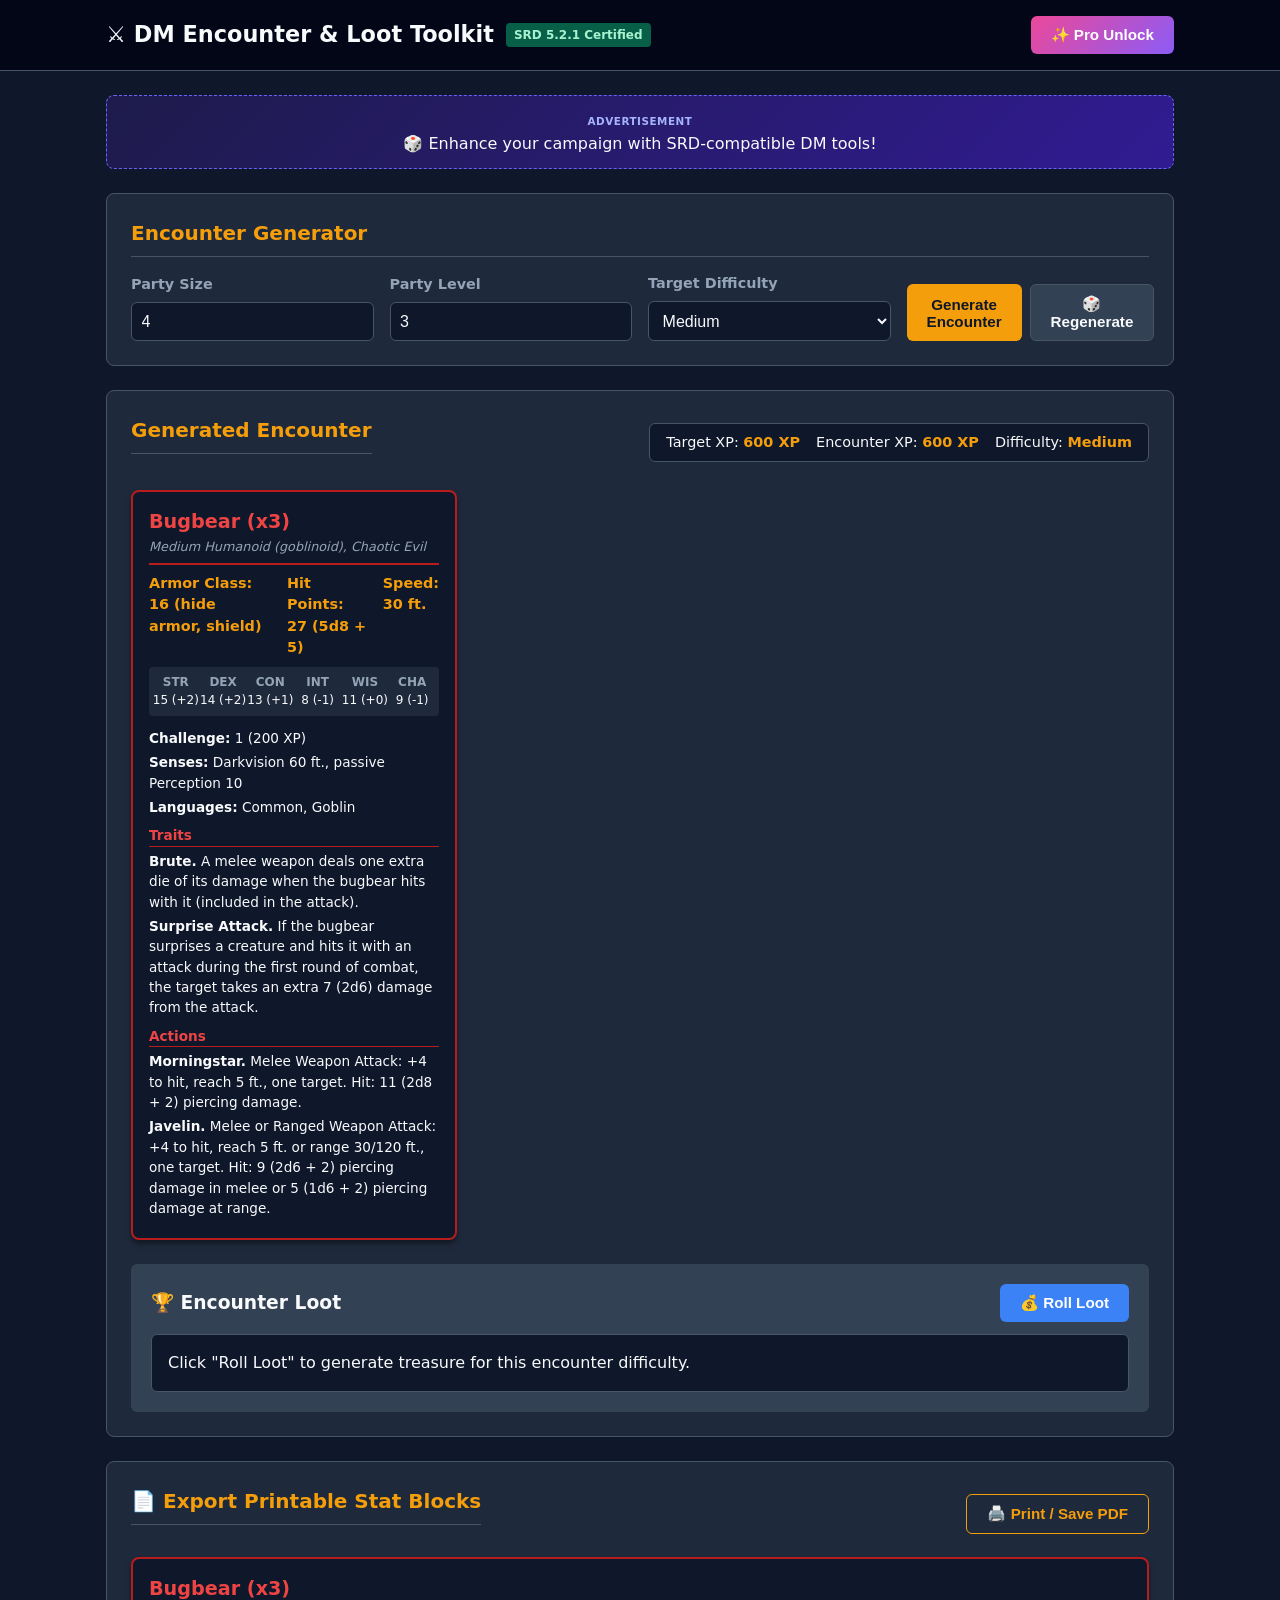
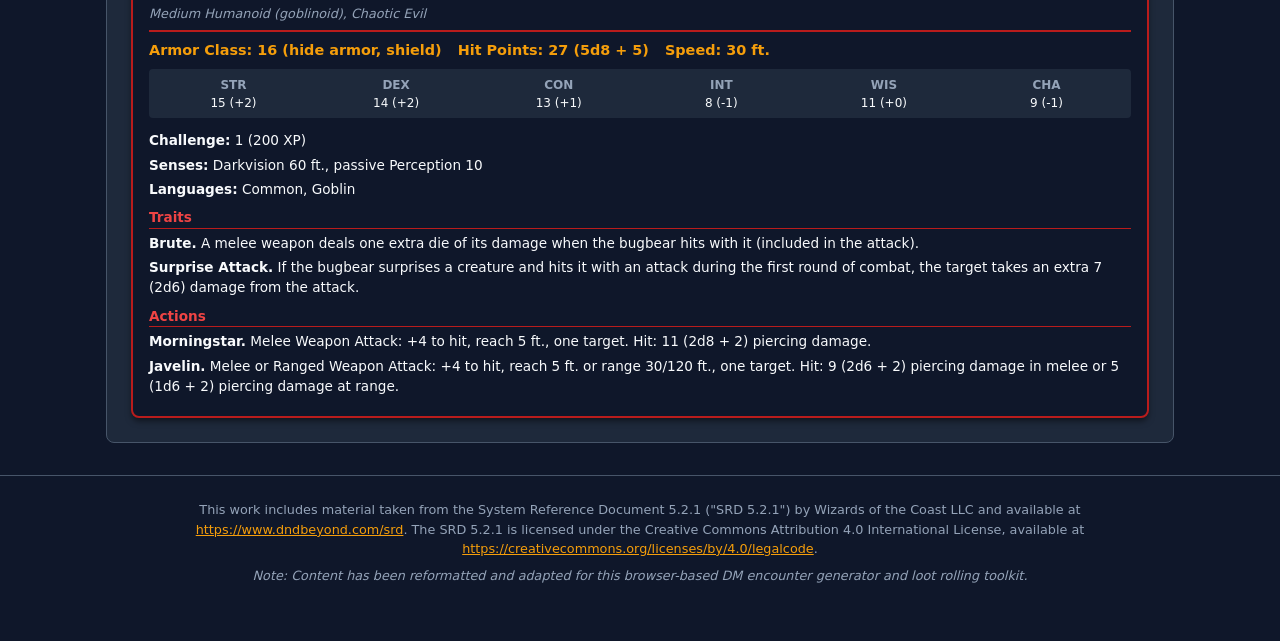
<file: index.html>
<!DOCTYPE html>
<html lang="en">
<head>
  <meta charset="UTF-8">
  <meta name="viewport" content="width=device-width, initial-scale=1.0">
  <title>DM Encounter & Loot Toolkit (D&D 5e SRD 5.2.1)</title>
  <link rel="stylesheet" href="styles.css">
</head>
<body>
  <header class="app-header">
    <div class="container header-container">
      <div class="brand">
        <h1>⚔️ DM Encounter & Loot Toolkit</h1>
        <span class="badge-srd">SRD 5.2.1 Certified</span>
      </div>
      <button id="pro-modal-btn" class="btn btn-pro">✨ Pro Unlock</button>
    </div>
  </header>

  <main class="container main-content">
    <!-- Ad Banner Placeholder -->
    <div class="ad-banner" id="ad-banner">
      <span class="ad-label">ADVERTISEMENT</span>
      <p>🎲 Enhance your campaign with SRD-compatible DM tools!</p>
    </div>

    <!-- Generator Control Panel -->
    <section class="card control-panel">
      <h2>Encounter Generator</h2>
      <div class="form-grid">
        <div class="form-group">
          <label for="party-size">Party Size</label>
          <input type="number" id="party-size" min="1" max="10" value="4">
          <small id="pro-party-note" class="pro-note hidden">⭐ Pro Active: Unlocked party sizes up to 20!</small>
        </div>

        <div class="form-group">
          <label for="party-level">Party Level</label>
          <input type="number" id="party-level" min="1" max="20" value="3">
        </div>

        <div class="form-group">
          <label for="difficulty">Target Difficulty</label>
          <select id="difficulty">
            <option value="easy">Easy</option>
            <option value="medium" selected>Medium</option>
            <option value="hard">Hard</option>
            <option value="deadly">Deadly</option>
          </select>
        </div>

        <div class="form-group btn-group">
          <button id="generate-btn" class="btn btn-primary">Generate Encounter</button>
          <button id="regenerate-btn" class="btn btn-secondary">🎲 Regenerate</button>
        </div>
      </div>
    </section>

    <!-- Encounter Results Section -->
    <section class="card results-panel" id="encounter-results">
      <div class="results-header">
        <h2>Generated Encounter</h2>
        <div class="encounter-summary" id="encounter-summary">
          <!-- Dynamically populated -->
        </div>
      </div>

      <div class="monster-grid" id="monster-grid">
        <!-- Monster Stat Cards Populated Here -->
      </div>

      <!-- Loot Generator Section -->
      <div class="loot-section card-sub" id="loot-section">
        <div class="loot-header">
          <h3>🏆 Encounter Loot</h3>
          <button id="roll-loot-btn" class="btn btn-accent">💰 Roll Loot</button>
        </div>
        <div id="loot-output" class="loot-output">
          <p class="placeholder-text">Click "Roll Loot" to generate treasure for this encounter difficulty.</p>
        </div>
      </div>
    </section>

    <!-- Stat Block Print Preview Section -->
    <section class="card print-panel" id="print-section">
      <div class="print-header">
        <h2>📄 Export Printable Stat Blocks</h2>
        <button id="print-btn" class="btn btn-outline">🖨️ Print / Save PDF</button>
      </div>
      <div id="print-cards-container" class="print-cards-container">
        <!-- Printable Cards Rendered Here -->
      </div>
    </section>
  </main>

  <!-- Pro Unlock Modal -->
  <div id="pro-modal" class="modal-overlay hidden">
    <div class="modal">
      <div class="modal-header">
        <h3>✨ Unlock DM Toolkit Pro</h3>
        <button id="close-modal-btn" class="close-btn">&times;</button>
      </div>
      <div class="modal-body">
        <p>Unlock advanced DM features using a soft client-side license key (e.g. <code>DM-TOOLKIT-PRO-2025</code> or <code>DM-HERO-PRO</code>):</p>
        <ul>
          <li>Extended Party Size (up to 20 players)</li>
          <li>Custom Loot Presets</li>
          <li>Ad-free workspace toggle</li>
        </ul>
        <div class="form-group">
          <label for="license-key">License Key</label>
          <input type="text" id="license-key" placeholder="Enter license key...">
        </div>
        <div id="pro-status-msg" class="status-msg"></div>
      </div>
      <div class="modal-footer">
        <button id="activate-pro-btn" class="btn btn-primary">Activate Key</button>
      </div>
    </div>
  </div>

  <!-- CC-BY-4.0 Attribution Footer -->
  <footer class="app-footer">
    <div class="container footer-content">
      <p>
        This work includes material taken from the System Reference Document 5.2.1 ("SRD 5.2.1") by Wizards of the Coast LLC and available at
        <a href="https://www.dndbeyond.com/srd" target="_blank" rel="noopener">https://www.dndbeyond.com/srd</a>.
        The SRD 5.2.1 is licensed under the Creative Commons Attribution 4.0 International License, available at
        <a href="https://creativecommons.org/licenses/by/4.0/legalcode" target="_blank" rel="noopener">https://creativecommons.org/licenses/by/4.0/legalcode</a>.
      </p>
      <p class="adaptation-note">
        Note: Content has been reformatted and adapted for this browser-based DM encounter generator and loot rolling toolkit.
      </p>
    </div>
  </footer>

  <script src="srd_data.js"></script>
  <script src="app.js"></script>
</body>
</html>
</file>
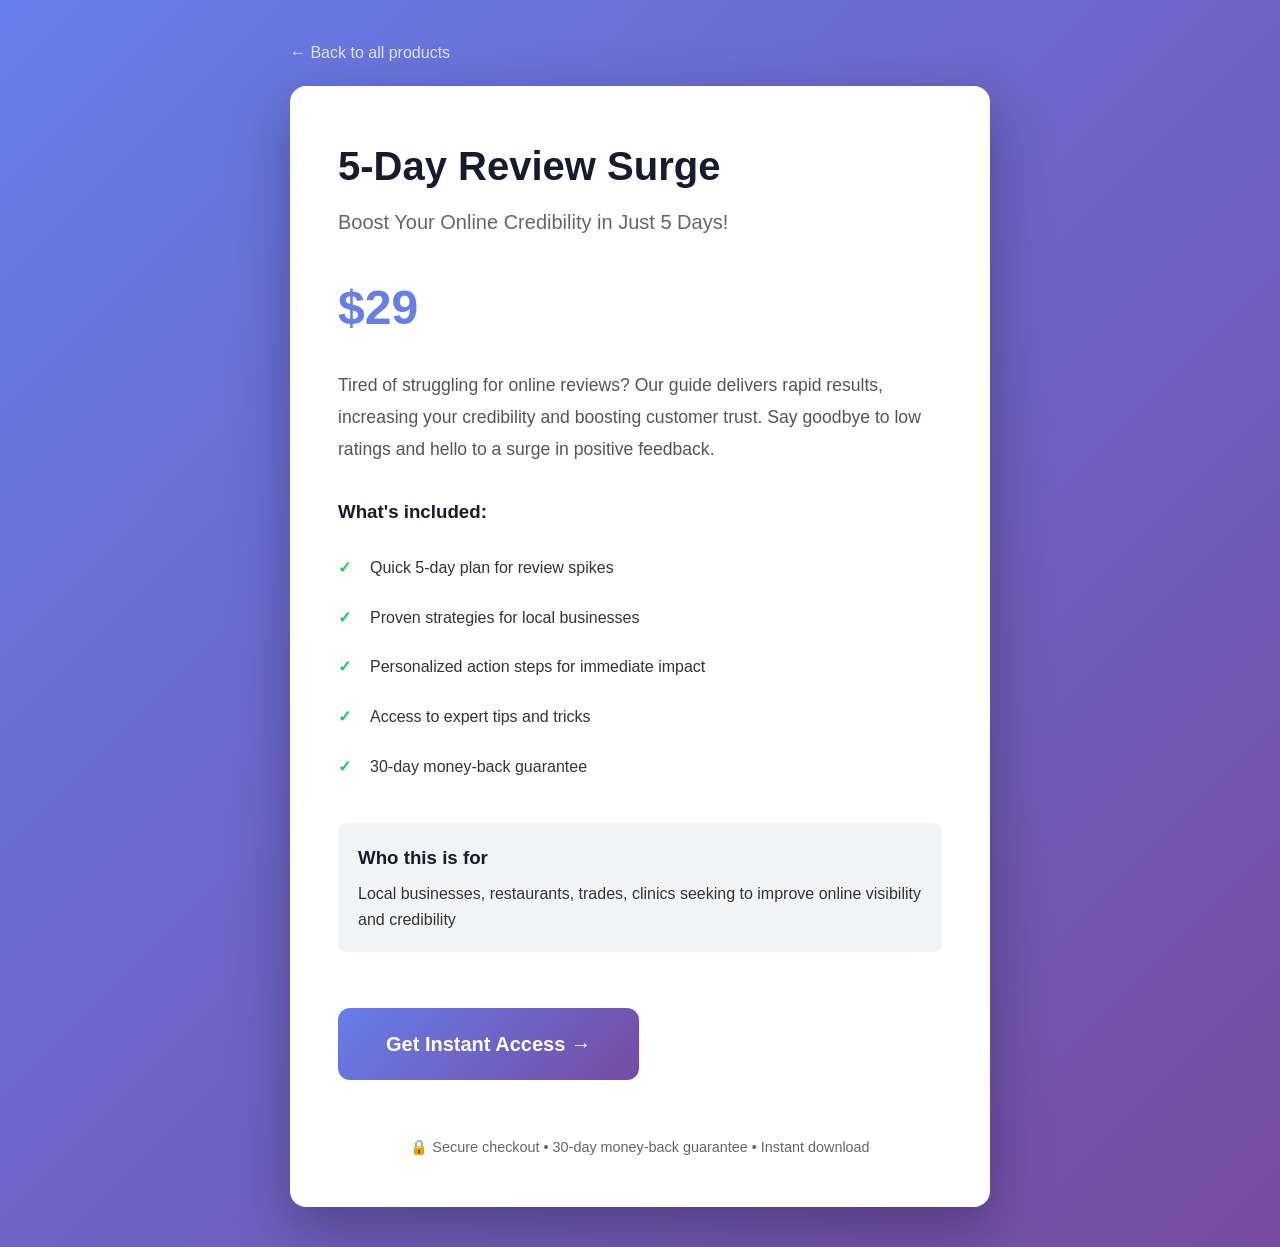
<file: gumroad_pages/5-day-review-surge.html>
<!DOCTYPE html>
<html lang="en">
<head>
    <meta charset="UTF-8">
    <meta name="viewport" content="width=device-width, initial-scale=1.0">
    <title>5-Day Review Surge | AIBusiness</title>
    <script src="https://gumroad.com/js/gumroad.js"></script>
    <style>
        * { margin: 0; padding: 0; box-sizing: border-box; }
        body { 
            font-family: -apple-system, BlinkMacSystemFont, 'Segoe UI', Roboto, sans-serif;
            line-height: 1.6;
            color: #333;
            background: linear-gradient(135deg, #667eea 0%, #764ba2 100%);
            min-height: 100vh;
            padding: 40px 20px;
        }
        .container { max-width: 700px; margin: 0 auto; }
        .card { 
            background: white;
            border-radius: 16px;
            padding: 48px;
            box-shadow: 0 20px 60px rgba(0,0,0,0.3);
        }
        h1 { font-size: 2.5rem; margin-bottom: 8px; color: #1a1a2e; }
        .tagline { font-size: 1.25rem; color: #666; margin-bottom: 32px; }
        .price { 
            font-size: 3rem; 
            font-weight: 800; 
            color: #667eea;
            margin: 24px 0;
        }
        .description { 
            font-size: 1.1rem; 
            color: #555;
            margin: 24px 0;
            line-height: 1.8;
        }
        .features { margin: 32px 0; }
        .features h3 { margin-bottom: 16px; color: #1a1a2e; }
        .features ul { list-style: none; }
        .features li { 
            padding: 12px 0;
            padding-left: 32px;
            position: relative;
        }
        .features li::before {
            content: "✓";
            position: absolute;
            left: 0;
            color: #22c55e;
            font-weight: bold;
        }
        .who { 
            background: #f3f4f6;
            padding: 20px;
            border-radius: 8px;
            margin: 24px 0;
        }
        .who h3 { margin-bottom: 8px; color: #1a1a2e; }
        .cta-button {
            display: inline-block;
            background: linear-gradient(135deg, #667eea 0%, #764ba2 100%);
            color: white;
            padding: 20px 48px;
            border-radius: 12px;
            font-size: 1.25rem;
            font-weight: 600;
            text-decoration: none;
            margin: 32px 0;
            transition: transform 0.2s, box-shadow 0.2s;
            border: none;
            cursor: pointer;
        }
        .cta-button:hover {
            transform: translateY(-2px);
            box-shadow: 0 10px 30px rgba(102, 126, 234, 0.4);
        }
        .guarantee {
            text-align: center;
            color: #666;
            font-size: 0.9rem;
            margin-top: 24px;
        }
        .back-link {
            display: inline-block;
            margin-bottom: 20px;
            color: white;
            text-decoration: none;
            opacity: 0.8;
        }
        .back-link:hover { opacity: 1; }
        @media (max-width: 600px) {
            .card { padding: 32px 24px; }
            h1 { font-size: 1.75rem; }
            .price { font-size: 2rem; }
        }
    </style>
</head>
<body>
    <div class="container">
        <a href="../index.html" class="back-link">← Back to all products</a>
        <div class="card">
            <h1>5-Day Review Surge</h1>
            <p class="tagline">Boost Your Online Credibility in Just 5 Days!</p>
            
            <div class="price">$29</div>
            
            <div class="description">Tired of struggling for online reviews? Our guide delivers rapid results, increasing your credibility and boosting customer trust. Say goodbye to low ratings and hello to a surge in positive feedback.</div>
            
            <div class="features">
                <h3>What's included:</h3>
                <ul>
                    <li>Quick 5-day plan for review spikes</li>
                    <li>Proven strategies for local businesses</li>
                    <li>Personalized action steps for immediate impact</li>
                    <li>Access to expert tips and tricks</li>
                    <li>30-day money-back guarantee</li>
                </ul>
            </div>
            
            <div class="who">
                <h3>Who this is for</h3>
                <p>Local businesses, restaurants, trades, clinics seeking to improve online visibility and credibility</p>
            </div>
            
            <a href="https://gum.co/5-day-review-surge" class="cta-button gumroad-button" target="_blank">
                Get Instant Access →
            </a>
            
            <p class="guarantee">
                🔒 Secure checkout • 30-day money-back guarantee • Instant download
            </p>
        </div>
    </div>
    
    <script>
        // Track which product page this is
        localStorage.setItem('lastViewedProduct', '5-day-review-surge');
    </script>
</body>
</html>
</file>
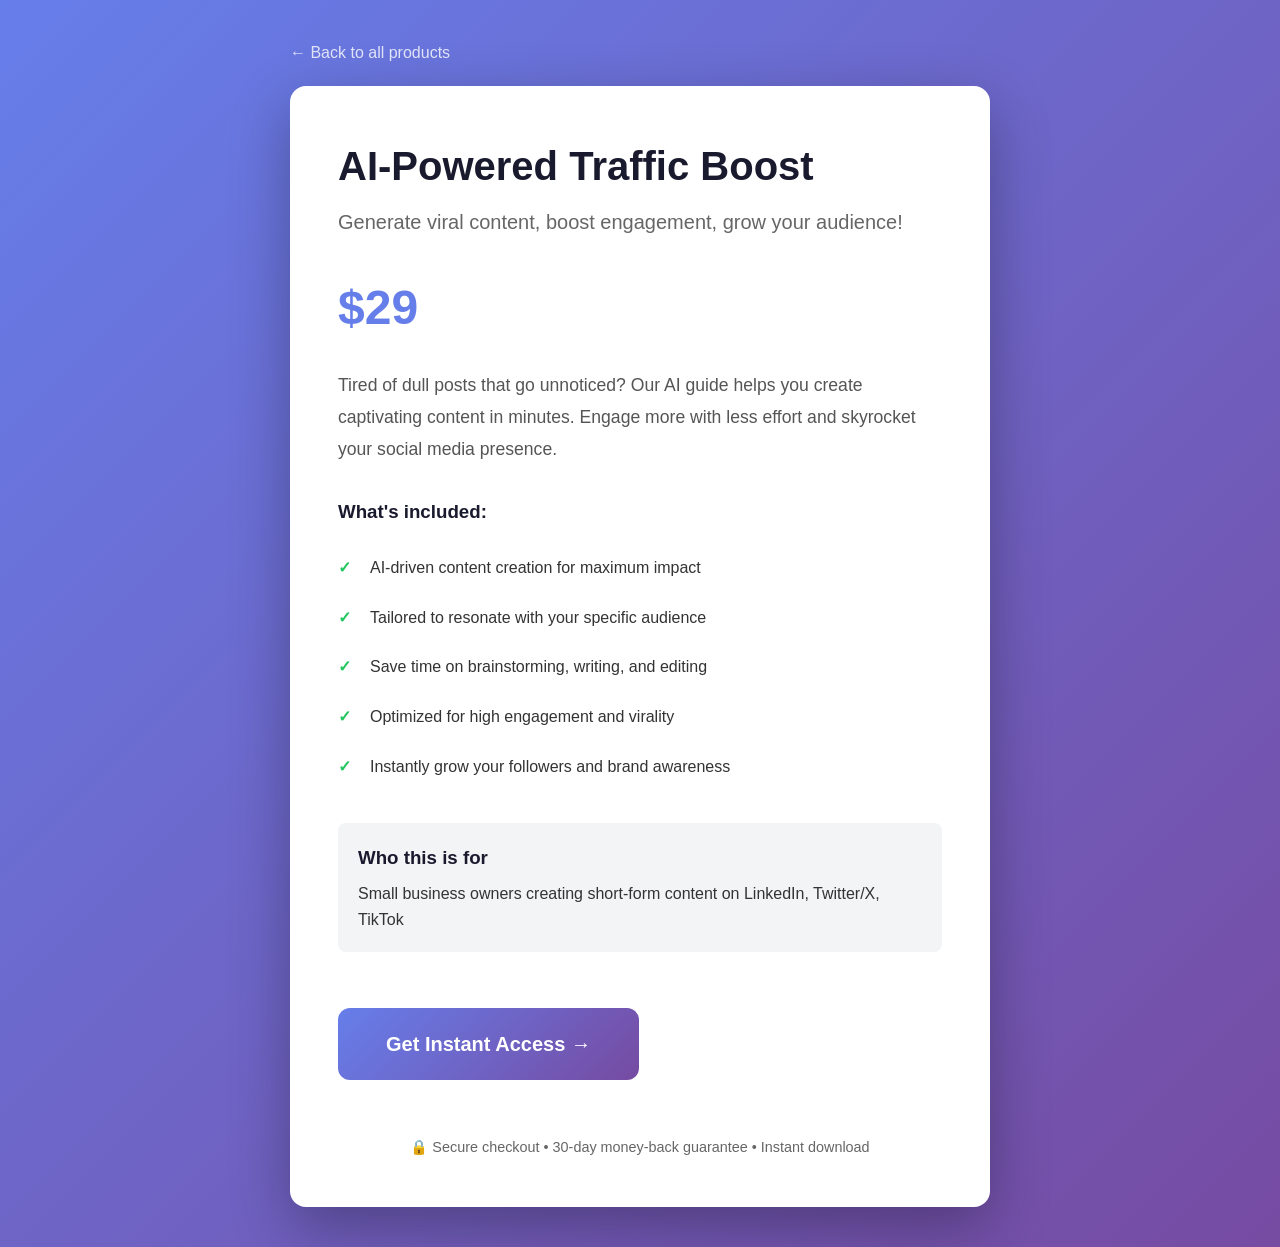
<file: gumroad_pages/ai-powered-traffic-boost.html>
<!DOCTYPE html>
<html lang="en">
<head>
    <meta charset="UTF-8">
    <meta name="viewport" content="width=device-width, initial-scale=1.0">
    <title>AI-Powered Traffic Boost | AIBusiness</title>
    <script src="https://gumroad.com/js/gumroad.js"></script>
    <style>
        * { margin: 0; padding: 0; box-sizing: border-box; }
        body { 
            font-family: -apple-system, BlinkMacSystemFont, 'Segoe UI', Roboto, sans-serif;
            line-height: 1.6;
            color: #333;
            background: linear-gradient(135deg, #667eea 0%, #764ba2 100%);
            min-height: 100vh;
            padding: 40px 20px;
        }
        .container { max-width: 700px; margin: 0 auto; }
        .card { 
            background: white;
            border-radius: 16px;
            padding: 48px;
            box-shadow: 0 20px 60px rgba(0,0,0,0.3);
        }
        h1 { font-size: 2.5rem; margin-bottom: 8px; color: #1a1a2e; }
        .tagline { font-size: 1.25rem; color: #666; margin-bottom: 32px; }
        .price { 
            font-size: 3rem; 
            font-weight: 800; 
            color: #667eea;
            margin: 24px 0;
        }
        .description { 
            font-size: 1.1rem; 
            color: #555;
            margin: 24px 0;
            line-height: 1.8;
        }
        .features { margin: 32px 0; }
        .features h3 { margin-bottom: 16px; color: #1a1a2e; }
        .features ul { list-style: none; }
        .features li { 
            padding: 12px 0;
            padding-left: 32px;
            position: relative;
        }
        .features li::before {
            content: "✓";
            position: absolute;
            left: 0;
            color: #22c55e;
            font-weight: bold;
        }
        .who { 
            background: #f3f4f6;
            padding: 20px;
            border-radius: 8px;
            margin: 24px 0;
        }
        .who h3 { margin-bottom: 8px; color: #1a1a2e; }
        .cta-button {
            display: inline-block;
            background: linear-gradient(135deg, #667eea 0%, #764ba2 100%);
            color: white;
            padding: 20px 48px;
            border-radius: 12px;
            font-size: 1.25rem;
            font-weight: 600;
            text-decoration: none;
            margin: 32px 0;
            transition: transform 0.2s, box-shadow 0.2s;
            border: none;
            cursor: pointer;
        }
        .cta-button:hover {
            transform: translateY(-2px);
            box-shadow: 0 10px 30px rgba(102, 126, 234, 0.4);
        }
        .guarantee {
            text-align: center;
            color: #666;
            font-size: 0.9rem;
            margin-top: 24px;
        }
        .back-link {
            display: inline-block;
            margin-bottom: 20px;
            color: white;
            text-decoration: none;
            opacity: 0.8;
        }
        .back-link:hover { opacity: 1; }
        @media (max-width: 600px) {
            .card { padding: 32px 24px; }
            h1 { font-size: 1.75rem; }
            .price { font-size: 2rem; }
        }
    </style>
</head>
<body>
    <div class="container">
        <a href="../index.html" class="back-link">← Back to all products</a>
        <div class="card">
            <h1>AI-Powered Traffic Boost</h1>
            <p class="tagline">Generate viral content, boost engagement, grow your audience!</p>
            
            <div class="price">$29</div>
            
            <div class="description">Tired of dull posts that go unnoticed? Our AI guide helps you create captivating content in minutes. Engage more with less effort and skyrocket your social media presence.</div>
            
            <div class="features">
                <h3>What's included:</h3>
                <ul>
                    <li>AI-driven content creation for maximum impact</li>
                    <li>Tailored to resonate with your specific audience</li>
                    <li>Save time on brainstorming, writing, and editing</li>
                    <li>Optimized for high engagement and virality</li>
                    <li>Instantly grow your followers and brand awareness</li>
                </ul>
            </div>
            
            <div class="who">
                <h3>Who this is for</h3>
                <p>Small business owners creating short-form content on LinkedIn, Twitter/X, TikTok</p>
            </div>
            
            <a href="https://gum.co/ai-powered-traffic-boost" class="cta-button gumroad-button" target="_blank">
                Get Instant Access →
            </a>
            
            <p class="guarantee">
                🔒 Secure checkout • 30-day money-back guarantee • Instant download
            </p>
        </div>
    </div>
    
    <script>
        // Track which product page this is
        localStorage.setItem('lastViewedProduct', 'ai-powered-traffic-boost');
    </script>
</body>
</html>
</file>
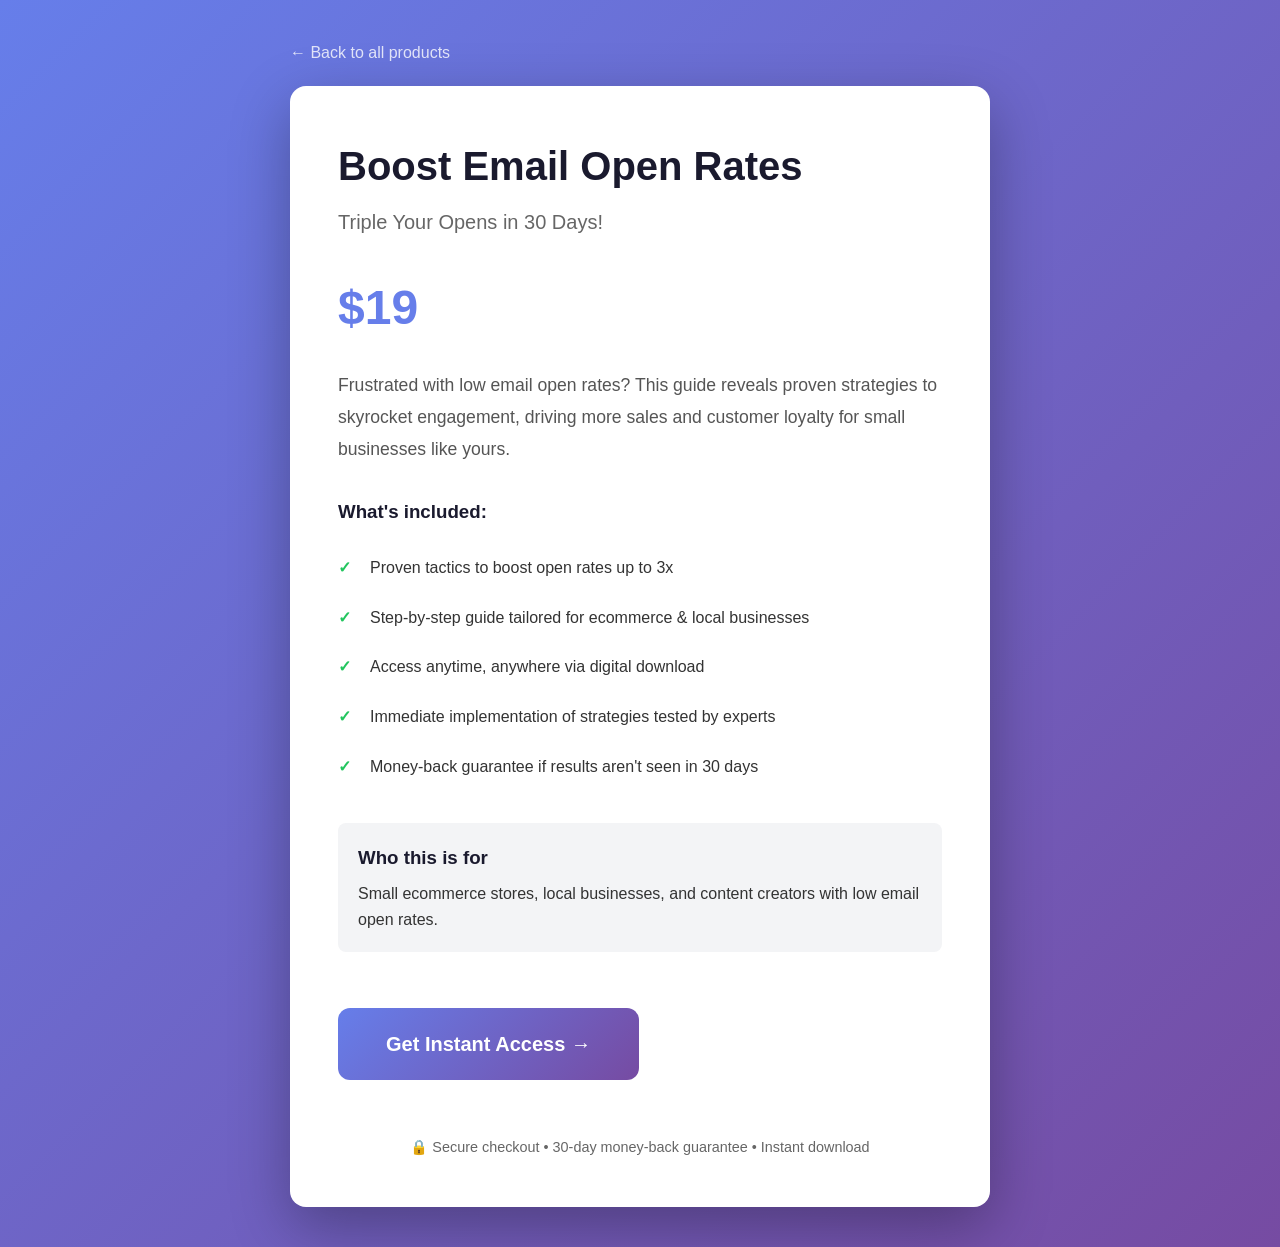
<file: gumroad_pages/boost-email-open-rates.html>
<!DOCTYPE html>
<html lang="en">
<head>
    <meta charset="UTF-8">
    <meta name="viewport" content="width=device-width, initial-scale=1.0">
    <title>Boost Email Open Rates | AIBusiness</title>
    <script src="https://gumroad.com/js/gumroad.js"></script>
    <style>
        * { margin: 0; padding: 0; box-sizing: border-box; }
        body { 
            font-family: -apple-system, BlinkMacSystemFont, 'Segoe UI', Roboto, sans-serif;
            line-height: 1.6;
            color: #333;
            background: linear-gradient(135deg, #667eea 0%, #764ba2 100%);
            min-height: 100vh;
            padding: 40px 20px;
        }
        .container { max-width: 700px; margin: 0 auto; }
        .card { 
            background: white;
            border-radius: 16px;
            padding: 48px;
            box-shadow: 0 20px 60px rgba(0,0,0,0.3);
        }
        h1 { font-size: 2.5rem; margin-bottom: 8px; color: #1a1a2e; }
        .tagline { font-size: 1.25rem; color: #666; margin-bottom: 32px; }
        .price { 
            font-size: 3rem; 
            font-weight: 800; 
            color: #667eea;
            margin: 24px 0;
        }
        .description { 
            font-size: 1.1rem; 
            color: #555;
            margin: 24px 0;
            line-height: 1.8;
        }
        .features { margin: 32px 0; }
        .features h3 { margin-bottom: 16px; color: #1a1a2e; }
        .features ul { list-style: none; }
        .features li { 
            padding: 12px 0;
            padding-left: 32px;
            position: relative;
        }
        .features li::before {
            content: "✓";
            position: absolute;
            left: 0;
            color: #22c55e;
            font-weight: bold;
        }
        .who { 
            background: #f3f4f6;
            padding: 20px;
            border-radius: 8px;
            margin: 24px 0;
        }
        .who h3 { margin-bottom: 8px; color: #1a1a2e; }
        .cta-button {
            display: inline-block;
            background: linear-gradient(135deg, #667eea 0%, #764ba2 100%);
            color: white;
            padding: 20px 48px;
            border-radius: 12px;
            font-size: 1.25rem;
            font-weight: 600;
            text-decoration: none;
            margin: 32px 0;
            transition: transform 0.2s, box-shadow 0.2s;
            border: none;
            cursor: pointer;
        }
        .cta-button:hover {
            transform: translateY(-2px);
            box-shadow: 0 10px 30px rgba(102, 126, 234, 0.4);
        }
        .guarantee {
            text-align: center;
            color: #666;
            font-size: 0.9rem;
            margin-top: 24px;
        }
        .back-link {
            display: inline-block;
            margin-bottom: 20px;
            color: white;
            text-decoration: none;
            opacity: 0.8;
        }
        .back-link:hover { opacity: 1; }
        @media (max-width: 600px) {
            .card { padding: 32px 24px; }
            h1 { font-size: 1.75rem; }
            .price { font-size: 2rem; }
        }
    </style>
</head>
<body>
    <div class="container">
        <a href="../index.html" class="back-link">← Back to all products</a>
        <div class="card">
            <h1>Boost Email Open Rates</h1>
            <p class="tagline">Triple Your Opens in 30 Days!</p>
            
            <div class="price">$19</div>
            
            <div class="description">Frustrated with low email open rates? This guide reveals proven strategies to skyrocket engagement, driving more sales and customer loyalty for small businesses like yours.</div>
            
            <div class="features">
                <h3>What's included:</h3>
                <ul>
                    <li>Proven tactics to boost open rates up to 3x</li>
                    <li>Step-by-step guide tailored for ecommerce & local businesses</li>
                    <li>Access anytime, anywhere via digital download</li>
                    <li>Immediate implementation of strategies tested by experts</li>
                    <li>Money-back guarantee if results aren't seen in 30 days</li>
                </ul>
            </div>
            
            <div class="who">
                <h3>Who this is for</h3>
                <p>Small ecommerce stores, local businesses, and content creators with low email open rates.</p>
            </div>
            
            <a href="https://gum.co/boost-email-open-rates" class="cta-button gumroad-button" target="_blank">
                Get Instant Access →
            </a>
            
            <p class="guarantee">
                🔒 Secure checkout • 30-day money-back guarantee • Instant download
            </p>
        </div>
    </div>
    
    <script>
        // Track which product page this is
        localStorage.setItem('lastViewedProduct', 'boost-email-open-rates');
    </script>
</body>
</html>
</file>
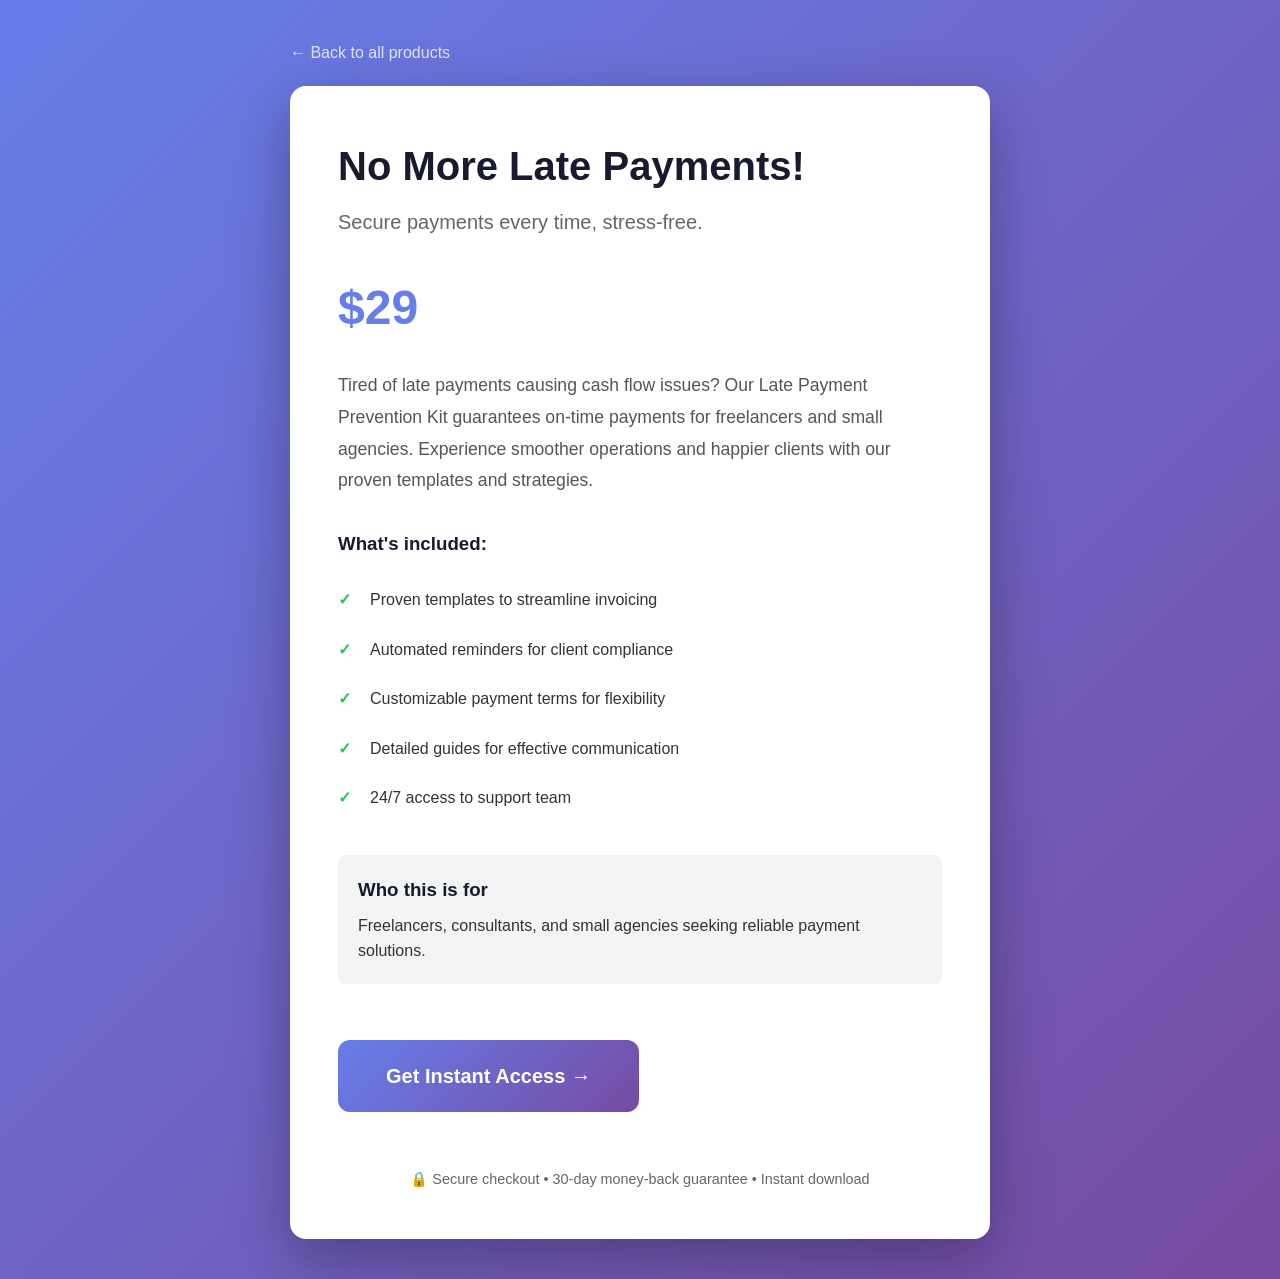
<file: gumroad_pages/no-more-late-payments.html>
<!DOCTYPE html>
<html lang="en">
<head>
    <meta charset="UTF-8">
    <meta name="viewport" content="width=device-width, initial-scale=1.0">
    <title>No More Late Payments! | AIBusiness</title>
    <script src="https://gumroad.com/js/gumroad.js"></script>
    <style>
        * { margin: 0; padding: 0; box-sizing: border-box; }
        body { 
            font-family: -apple-system, BlinkMacSystemFont, 'Segoe UI', Roboto, sans-serif;
            line-height: 1.6;
            color: #333;
            background: linear-gradient(135deg, #667eea 0%, #764ba2 100%);
            min-height: 100vh;
            padding: 40px 20px;
        }
        .container { max-width: 700px; margin: 0 auto; }
        .card { 
            background: white;
            border-radius: 16px;
            padding: 48px;
            box-shadow: 0 20px 60px rgba(0,0,0,0.3);
        }
        h1 { font-size: 2.5rem; margin-bottom: 8px; color: #1a1a2e; }
        .tagline { font-size: 1.25rem; color: #666; margin-bottom: 32px; }
        .price { 
            font-size: 3rem; 
            font-weight: 800; 
            color: #667eea;
            margin: 24px 0;
        }
        .description { 
            font-size: 1.1rem; 
            color: #555;
            margin: 24px 0;
            line-height: 1.8;
        }
        .features { margin: 32px 0; }
        .features h3 { margin-bottom: 16px; color: #1a1a2e; }
        .features ul { list-style: none; }
        .features li { 
            padding: 12px 0;
            padding-left: 32px;
            position: relative;
        }
        .features li::before {
            content: "✓";
            position: absolute;
            left: 0;
            color: #22c55e;
            font-weight: bold;
        }
        .who { 
            background: #f3f4f6;
            padding: 20px;
            border-radius: 8px;
            margin: 24px 0;
        }
        .who h3 { margin-bottom: 8px; color: #1a1a2e; }
        .cta-button {
            display: inline-block;
            background: linear-gradient(135deg, #667eea 0%, #764ba2 100%);
            color: white;
            padding: 20px 48px;
            border-radius: 12px;
            font-size: 1.25rem;
            font-weight: 600;
            text-decoration: none;
            margin: 32px 0;
            transition: transform 0.2s, box-shadow 0.2s;
            border: none;
            cursor: pointer;
        }
        .cta-button:hover {
            transform: translateY(-2px);
            box-shadow: 0 10px 30px rgba(102, 126, 234, 0.4);
        }
        .guarantee {
            text-align: center;
            color: #666;
            font-size: 0.9rem;
            margin-top: 24px;
        }
        .back-link {
            display: inline-block;
            margin-bottom: 20px;
            color: white;
            text-decoration: none;
            opacity: 0.8;
        }
        .back-link:hover { opacity: 1; }
        @media (max-width: 600px) {
            .card { padding: 32px 24px; }
            h1 { font-size: 1.75rem; }
            .price { font-size: 2rem; }
        }
    </style>
</head>
<body>
    <div class="container">
        <a href="../index.html" class="back-link">← Back to all products</a>
        <div class="card">
            <h1>No More Late Payments!</h1>
            <p class="tagline">Secure payments every time, stress-free.</p>
            
            <div class="price">$29</div>
            
            <div class="description">Tired of late payments causing cash flow issues? Our Late Payment Prevention Kit guarantees on-time payments for freelancers and small agencies. Experience smoother operations and happier clients with our proven templates and strategies.</div>
            
            <div class="features">
                <h3>What's included:</h3>
                <ul>
                    <li>Proven templates to streamline invoicing</li>
                    <li>Automated reminders for client compliance</li>
                    <li>Customizable payment terms for flexibility</li>
                    <li>Detailed guides for effective communication</li>
                    <li>24/7 access to support team</li>
                </ul>
            </div>
            
            <div class="who">
                <h3>Who this is for</h3>
                <p>Freelancers, consultants, and small agencies seeking reliable payment solutions.</p>
            </div>
            
            <a href="https://gum.co/no-more-late-payments" class="cta-button gumroad-button" target="_blank">
                Get Instant Access →
            </a>
            
            <p class="guarantee">
                🔒 Secure checkout • 30-day money-back guarantee • Instant download
            </p>
        </div>
    </div>
    
    <script>
        // Track which product page this is
        localStorage.setItem('lastViewedProduct', 'no-more-late-payments');
    </script>
</body>
</html>
</file>
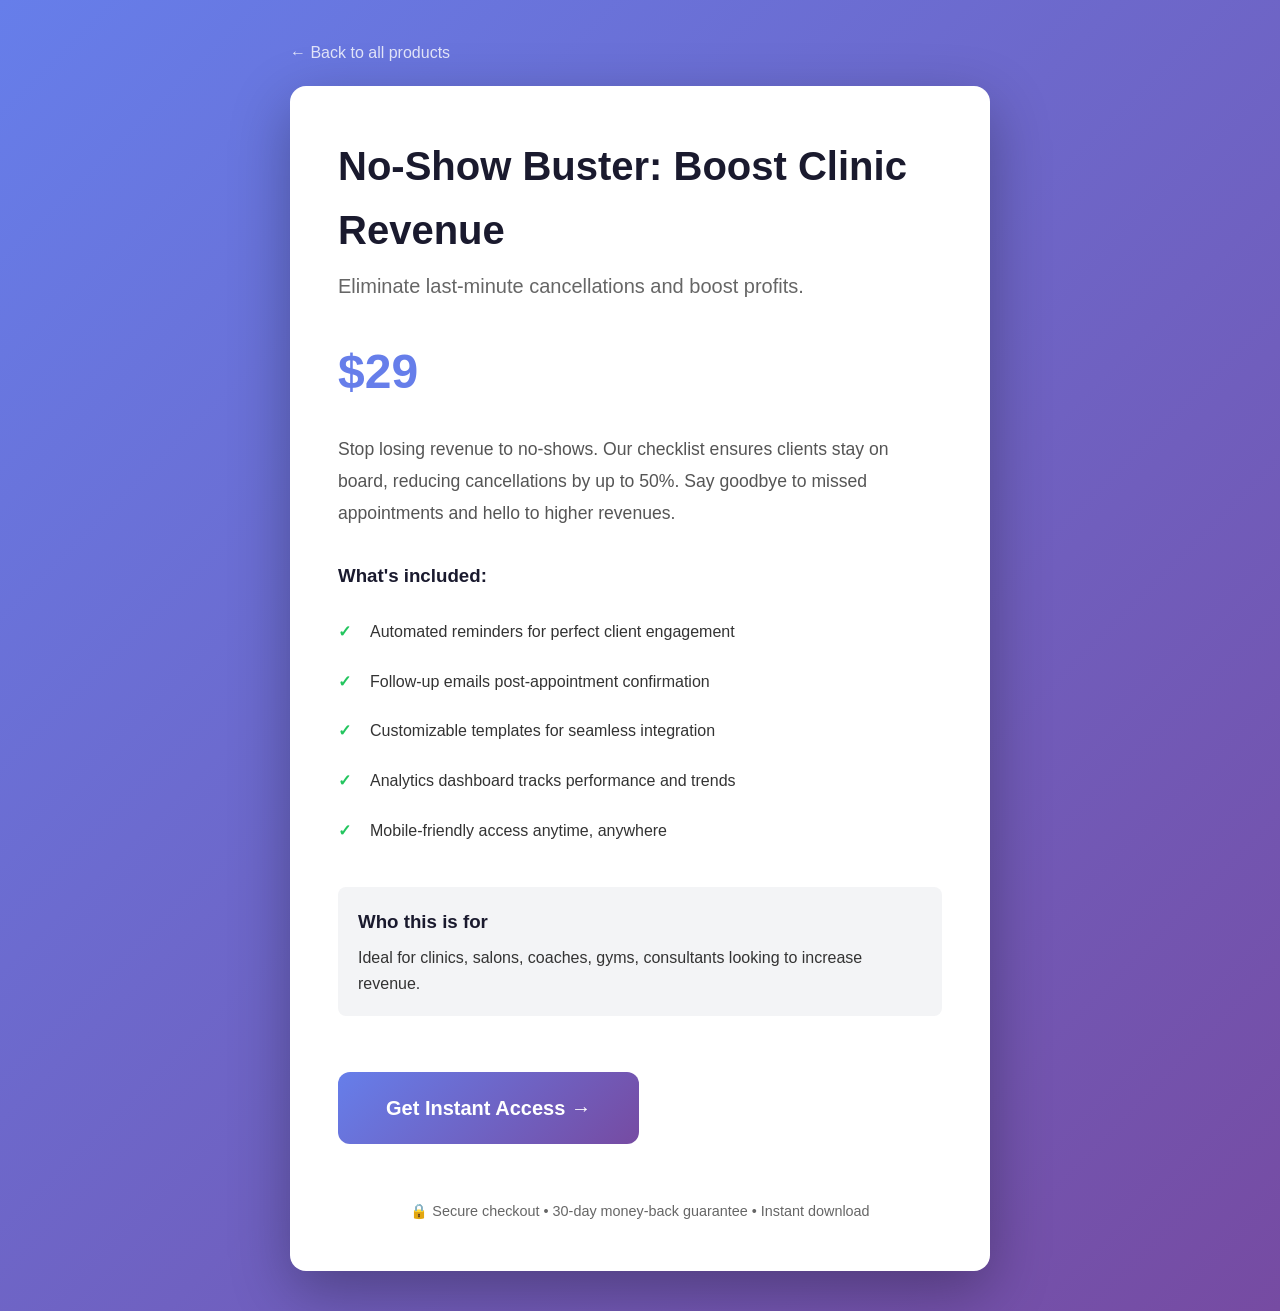
<file: gumroad_pages/no-show-buster-boost-clinic-revenue.html>
<!DOCTYPE html>
<html lang="en">
<head>
    <meta charset="UTF-8">
    <meta name="viewport" content="width=device-width, initial-scale=1.0">
    <title>No-Show Buster: Boost Clinic Revenue | AIBusiness</title>
    <script src="https://gumroad.com/js/gumroad.js"></script>
    <style>
        * { margin: 0; padding: 0; box-sizing: border-box; }
        body { 
            font-family: -apple-system, BlinkMacSystemFont, 'Segoe UI', Roboto, sans-serif;
            line-height: 1.6;
            color: #333;
            background: linear-gradient(135deg, #667eea 0%, #764ba2 100%);
            min-height: 100vh;
            padding: 40px 20px;
        }
        .container { max-width: 700px; margin: 0 auto; }
        .card { 
            background: white;
            border-radius: 16px;
            padding: 48px;
            box-shadow: 0 20px 60px rgba(0,0,0,0.3);
        }
        h1 { font-size: 2.5rem; margin-bottom: 8px; color: #1a1a2e; }
        .tagline { font-size: 1.25rem; color: #666; margin-bottom: 32px; }
        .price { 
            font-size: 3rem; 
            font-weight: 800; 
            color: #667eea;
            margin: 24px 0;
        }
        .description { 
            font-size: 1.1rem; 
            color: #555;
            margin: 24px 0;
            line-height: 1.8;
        }
        .features { margin: 32px 0; }
        .features h3 { margin-bottom: 16px; color: #1a1a2e; }
        .features ul { list-style: none; }
        .features li { 
            padding: 12px 0;
            padding-left: 32px;
            position: relative;
        }
        .features li::before {
            content: "✓";
            position: absolute;
            left: 0;
            color: #22c55e;
            font-weight: bold;
        }
        .who { 
            background: #f3f4f6;
            padding: 20px;
            border-radius: 8px;
            margin: 24px 0;
        }
        .who h3 { margin-bottom: 8px; color: #1a1a2e; }
        .cta-button {
            display: inline-block;
            background: linear-gradient(135deg, #667eea 0%, #764ba2 100%);
            color: white;
            padding: 20px 48px;
            border-radius: 12px;
            font-size: 1.25rem;
            font-weight: 600;
            text-decoration: none;
            margin: 32px 0;
            transition: transform 0.2s, box-shadow 0.2s;
            border: none;
            cursor: pointer;
        }
        .cta-button:hover {
            transform: translateY(-2px);
            box-shadow: 0 10px 30px rgba(102, 126, 234, 0.4);
        }
        .guarantee {
            text-align: center;
            color: #666;
            font-size: 0.9rem;
            margin-top: 24px;
        }
        .back-link {
            display: inline-block;
            margin-bottom: 20px;
            color: white;
            text-decoration: none;
            opacity: 0.8;
        }
        .back-link:hover { opacity: 1; }
        @media (max-width: 600px) {
            .card { padding: 32px 24px; }
            h1 { font-size: 1.75rem; }
            .price { font-size: 2rem; }
        }
    </style>
</head>
<body>
    <div class="container">
        <a href="../index.html" class="back-link">← Back to all products</a>
        <div class="card">
            <h1>No-Show Buster: Boost Clinic Revenue</h1>
            <p class="tagline">Eliminate last-minute cancellations and boost profits.</p>
            
            <div class="price">$29</div>
            
            <div class="description">Stop losing revenue to no-shows. Our checklist ensures clients stay on board, reducing cancellations by up to 50%. Say goodbye to missed appointments and hello to higher revenues.</div>
            
            <div class="features">
                <h3>What's included:</h3>
                <ul>
                    <li>Automated reminders for perfect client engagement</li>
                    <li>Follow-up emails post-appointment confirmation</li>
                    <li>Customizable templates for seamless integration</li>
                    <li>Analytics dashboard tracks performance and trends</li>
                    <li>Mobile-friendly access anytime, anywhere</li>
                </ul>
            </div>
            
            <div class="who">
                <h3>Who this is for</h3>
                <p>Ideal for clinics, salons, coaches, gyms, consultants looking to increase revenue.</p>
            </div>
            
            <a href="https://gum.co/no-show-buster-boost-clinic-revenue" class="cta-button gumroad-button" target="_blank">
                Get Instant Access →
            </a>
            
            <p class="guarantee">
                🔒 Secure checkout • 30-day money-back guarantee • Instant download
            </p>
        </div>
    </div>
    
    <script>
        // Track which product page this is
        localStorage.setItem('lastViewedProduct', 'no-show-buster-boost-clinic-revenue');
    </script>
</body>
</html>
</file>
<file: styles.css>
:root {
  --bg-dark: #0f172a;
  --card-bg: #1e293b;
  --card-sub-bg: #334155;
  --accent-gold: #f59e0b;
  --accent-red: #ef4444;
  --accent-blue: #3b82f6;
  --text-primary: #f8fafc;
  --text-muted: #94a3b8;
  --border-color: #475569;
  --font-family: system-ui, -apple-system, BlinkMacSystemFont, 'Segoe UI', Roboto, Oxygen, Ubuntu, Cantarell, sans-serif;
}

* {
  box-sizing: border-box;
  margin: 0;
  padding: 0;
}

body {
  background-color: var(--bg-dark);
  color: var(--text-primary);
  font-family: var(--font-family);
  line-height: 1.5;
  padding-bottom: 2rem;
}

.container {
  max-width: 1100px;
  margin: 0 auto;
  padding: 0 1rem;
}

/* Header */
.app-header {
  background-color: #020617;
  border-bottom: 1px solid var(--border-color);
  padding: 1rem 0;
}

.header-container {
  display: flex;
  justify-content: space-between;
  align-items: center;
  flex-wrap: wrap;
  gap: 1rem;
}

.brand {
  display: flex;
  align-items: center;
  gap: 0.75rem;
}

.brand h1 {
  font-size: 1.4rem;
  font-weight: 700;
}

.badge-srd {
  background-color: #065f46;
  color: #a7f3d0;
  font-size: 0.75rem;
  padding: 0.2rem 0.5rem;
  border-radius: 4px;
  font-weight: 600;
}

/* Ad Banner */
.ad-banner {
  background: linear-gradient(135deg, #1e1b4b, #311b92);
  border: 1px dashed #6366f1;
  border-radius: 8px;
  padding: 0.75rem 1rem;
  margin: 1.5rem 0;
  text-align: center;
  position: relative;
}

.ad-label {
  font-size: 0.65rem;
  color: #a5b4fc;
  letter-spacing: 0.05em;
  font-weight: 700;
}

/* Cards & Layout */
.card {
  background-color: var(--card-bg);
  border: 1px solid var(--border-color);
  border-radius: 8px;
  padding: 1.5rem;
  margin-bottom: 1.5rem;
}

.card-sub {
  background-color: var(--card-sub-bg);
  border-radius: 6px;
  padding: 1.25rem;
  margin-top: 1.5rem;
}

.card h2 {
  font-size: 1.25rem;
  margin-bottom: 1rem;
  color: var(--accent-gold);
  border-bottom: 1px solid var(--border-color);
  padding-bottom: 0.5rem;
}

/* Form Controls */
.form-grid {
  display: grid;
  grid-template-columns: repeat(auto-fit, minmax(200px, 1fr));
  gap: 1rem;
  align-items: end;
}

.form-group {
  display: flex;
  flex-direction: column;
  gap: 0.4rem;
}

.form-group label {
  font-size: 0.9rem;
  font-weight: 600;
  color: var(--text-muted);
}

.form-group input,
.form-group select {
  background-color: #0f172a;
  border: 1px solid var(--border-color);
  color: var(--text-primary);
  padding: 0.6rem;
  border-radius: 6px;
  font-size: 1rem;
}

.btn-group {
  display: flex;
  gap: 0.5rem;
  flex-direction: row;
}

/* Buttons */
.btn {
  padding: 0.625rem 1.25rem;
  border-radius: 6px;
  border: none;
  font-weight: 600;
  cursor: pointer;
  transition: all 0.2s ease;
  font-size: 0.95rem;
}

.btn-primary {
  background-color: var(--accent-gold);
  color: #0f172a;
}

.btn-primary:hover {
  background-color: #d97706;
}

.btn-secondary {
  background-color: var(--card-sub-bg);
  color: var(--text-primary);
  border: 1px solid var(--border-color);
}

.btn-secondary:hover {
  background-color: #475569;
}

.btn-accent {
  background-color: var(--accent-blue);
  color: #ffffff;
}

.btn-accent:hover {
  background-color: #2563eb;
}

.btn-pro {
  background: linear-gradient(135deg, #ec4899, #8b5cf6);
  color: #ffffff;
}

.btn-outline {
  background: transparent;
  border: 1px solid var(--accent-gold);
  color: var(--accent-gold);
}

.btn-outline:hover {
  background-color: var(--accent-gold);
  color: #0f172a;
}

/* Encounter Summary & Monster Cards */
.results-header {
  display: flex;
  justify-content: space-between;
  align-items: center;
  flex-wrap: wrap;
  gap: 1rem;
  margin-bottom: 1.25rem;
}

.encounter-summary {
  display: flex;
  gap: 1rem;
  font-size: 0.9rem;
  background-color: #0f172a;
  padding: 0.5rem 1rem;
  border-radius: 6px;
  border: 1px solid var(--border-color);
}

.summary-tag {
  color: var(--accent-gold);
  font-weight: 700;
}

.monster-grid {
  display: grid;
  grid-template-columns: repeat(auto-fill, minmax(300px, 1fr));
  gap: 1.25rem;
}

/* Monster Stat Card */
.stat-card {
  background-color: #0f172a;
  border: 2px solid #b91c1c;
  border-radius: 8px;
  padding: 1rem;
  box-shadow: 0 4px 6px -1px rgba(0, 0, 0, 0.5);
}

.stat-header {
  border-bottom: 2px solid #b91c1c;
  padding-bottom: 0.4rem;
  margin-bottom: 0.5rem;
}

.stat-header h3 {
  font-size: 1.2rem;
  color: #ef4444;
}

.stat-meta {
  font-size: 0.8rem;
  font-style: italic;
  color: var(--text-muted);
}

.stat-vitals {
  display: flex;
  gap: 1rem;
  font-weight: 600;
  font-size: 0.9rem;
  color: var(--accent-gold);
  margin-bottom: 0.5rem;
}

.stat-scores {
  display: grid;
  grid-template-columns: repeat(6, 1fr);
  text-align: center;
  background-color: #1e293b;
  border-radius: 4px;
  padding: 0.4rem 0.2rem;
  font-size: 0.75rem;
  margin-bottom: 0.75rem;
}

.score-box label {
  display: block;
  font-weight: bold;
  color: var(--text-muted);
}

.stat-details p {
  font-size: 0.85rem;
  margin-bottom: 0.25rem;
}

.stat-section-title {
  font-weight: bold;
  font-size: 0.85rem;
  color: #ef4444;
  border-bottom: 1px solid #b91c1c;
  margin: 0.5rem 0 0.25rem 0;
}

/* Loot Display */
.loot-header {
  display: flex;
  justify-content: space-between;
  align-items: center;
  margin-bottom: 0.75rem;
}

.loot-output {
  background-color: #0f172a;
  border: 1px solid var(--border-color);
  border-radius: 6px;
  padding: 1rem;
}

.loot-item-list {
  list-style-type: square;
  padding-left: 1.25rem;
  margin-top: 0.5rem;
}

/* Print Panel */
.print-header {
  display: flex;
  justify-content: space-between;
  align-items: center;
  margin-bottom: 1rem;
}

/* Pro Modal */
.modal-overlay {
  position: fixed;
  top: 0;
  left: 0;
  right: 0;
  bottom: 0;
  background: rgba(0, 0, 0, 0.75);
  display: flex;
  justify-content: center;
  align-items: center;
  z-index: 1000;
}

.hidden {
  display: none !important;
}

.modal {
  background-color: var(--card-bg);
  border: 1px solid var(--border-color);
  border-radius: 8px;
  width: 90%;
  max-width: 480px;
  padding: 1.5rem;
}

.modal-header {
  display: flex;
  justify-content: space-between;
  align-items: center;
  margin-bottom: 1rem;
}

.close-btn {
  background: none;
  border: none;
  color: var(--text-muted);
  font-size: 1.5rem;
  cursor: pointer;
}

.pro-note {
  color: #10b981;
  font-size: 0.75rem;
  margin-top: 0.2rem;
}

.status-msg {
  font-size: 0.85rem;
  margin-top: 0.5rem;
}

.status-msg.success {
  color: #10b981;
}

.status-msg.error {
  color: #ef4444;
}

/* Footer */
.app-footer {
  border-top: 1px solid var(--border-color);
  padding: 1.5rem 0;
  font-size: 0.8rem;
  color: var(--text-muted);
  text-align: center;
  margin-top: 2rem;
}

.app-footer a {
  color: var(--accent-gold);
}

.adaptation-note {
  margin-top: 0.5rem;
  font-style: italic;
}

/* Print Styles */
@media print {
  body {
    background-color: #ffffff !important;
    color: #000000 !important;
  }

  .app-header, .ad-banner, .control-panel, .loot-section, .print-header, .app-footer, .btn {
    display: none !important;
  }

  .card {
    border: none !important;
    padding: 0 !important;
  }

  .stat-card {
    background-color: #ffffff !important;
    color: #000000 !important;
    border: 2px solid #000000 !important;
    page-break-inside: avoid;
    margin-bottom: 1rem;
  }

  .stat-header h3 {
    color: #000000 !important;
  }

  .stat-scores {
    background-color: #f1f5f9 !important;
    color: #000000 !important;
  }
}
</file>
